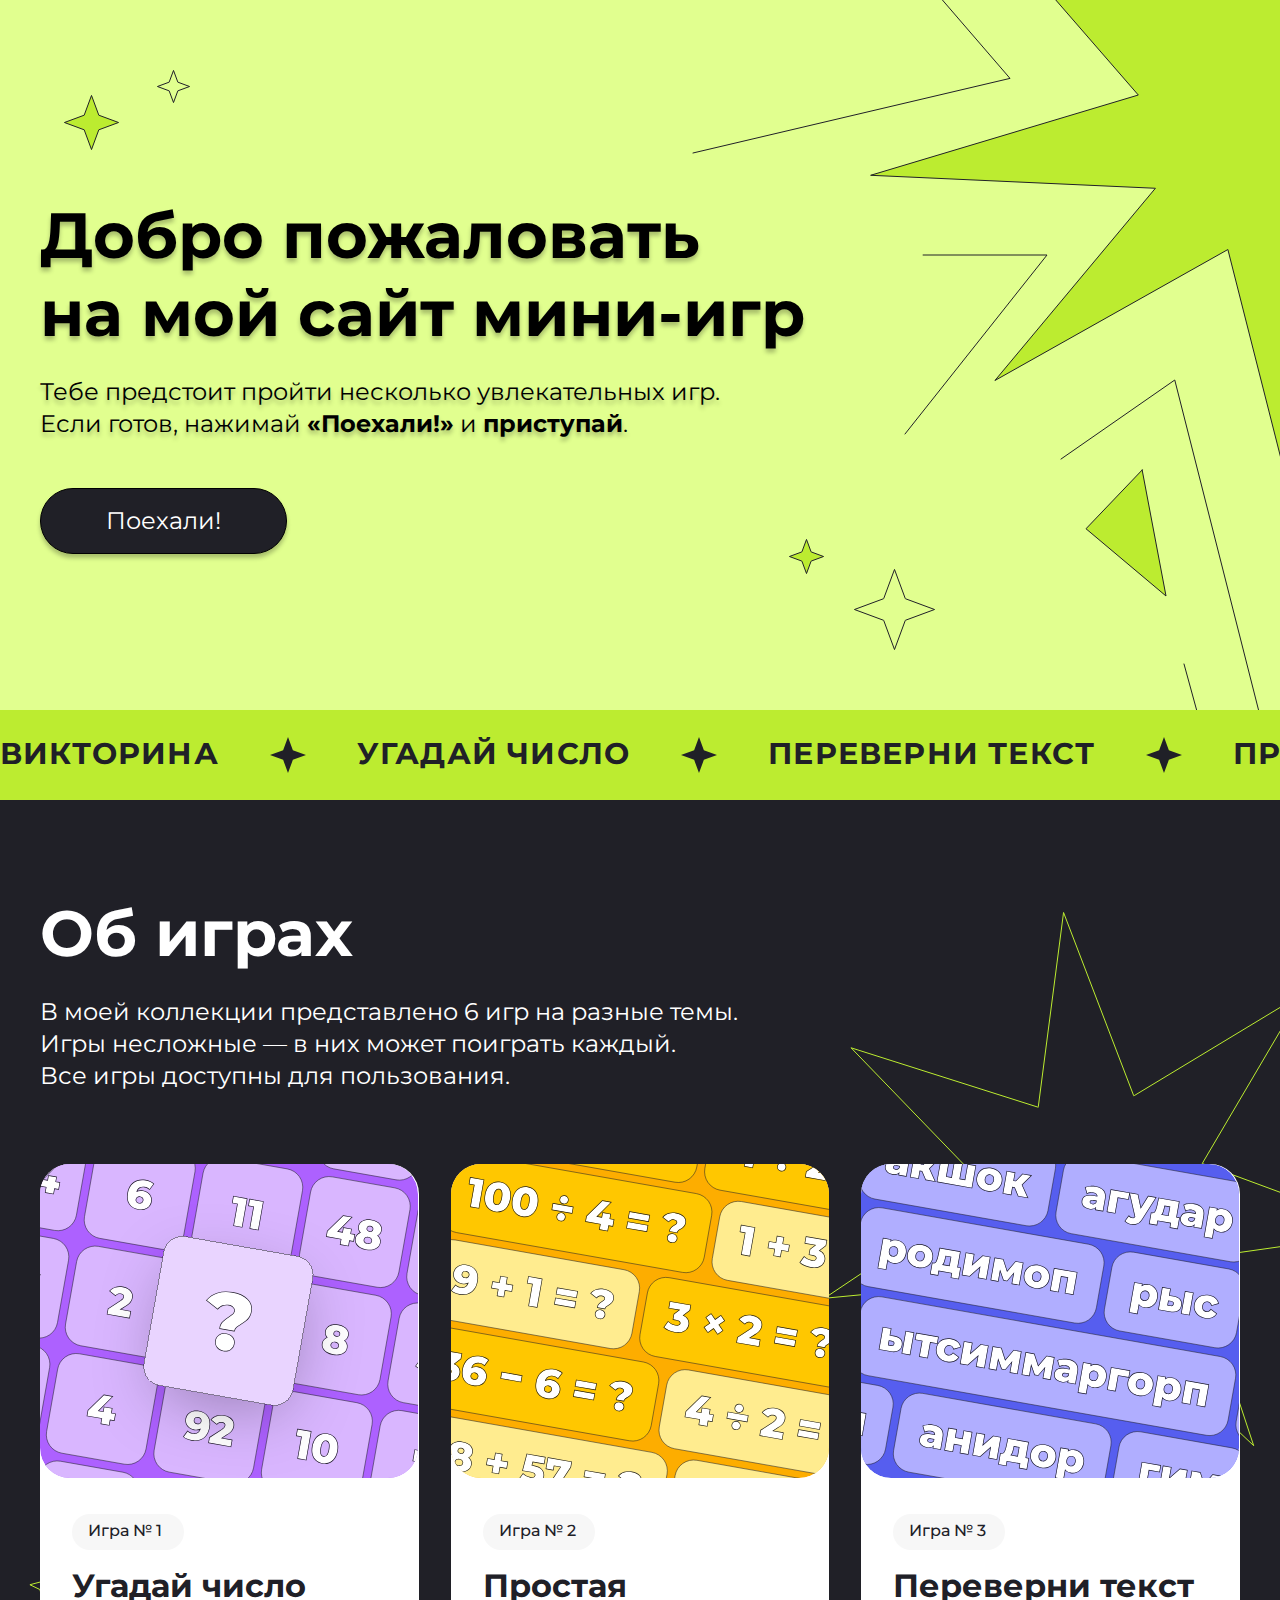
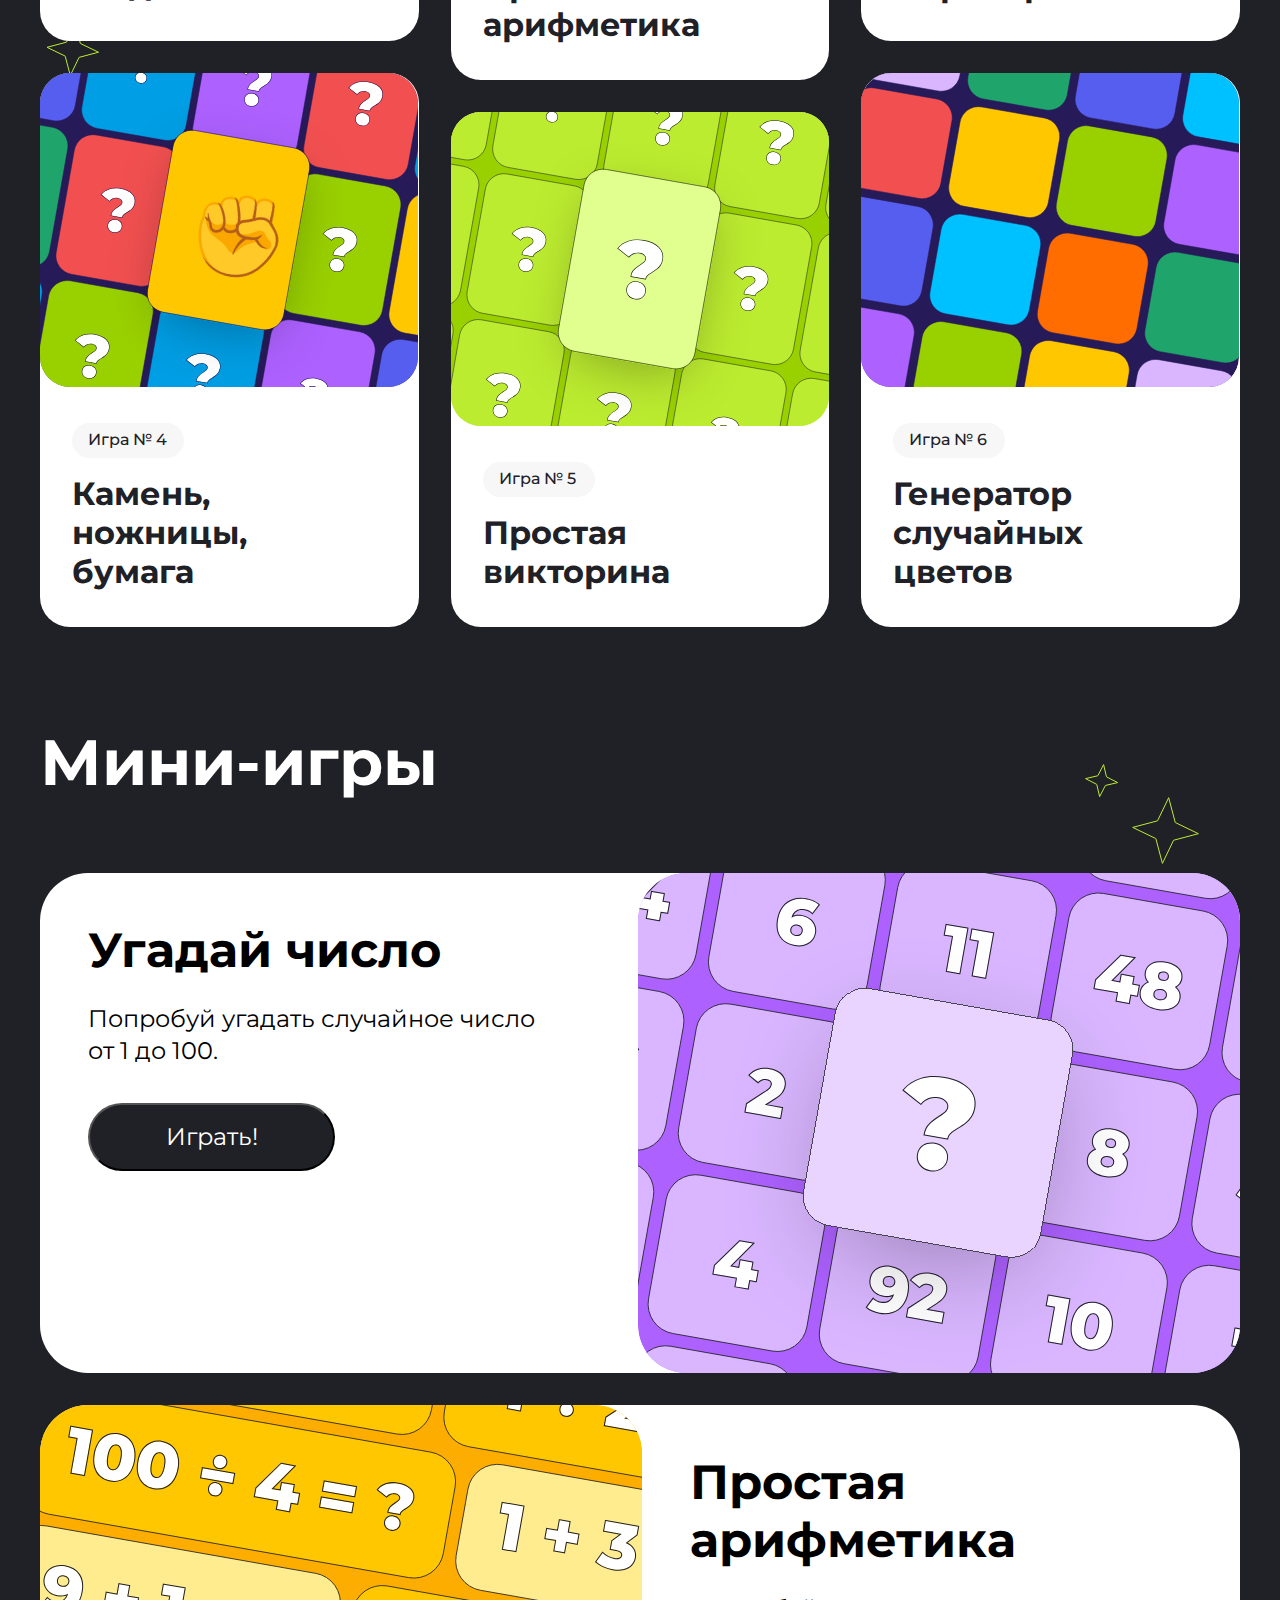
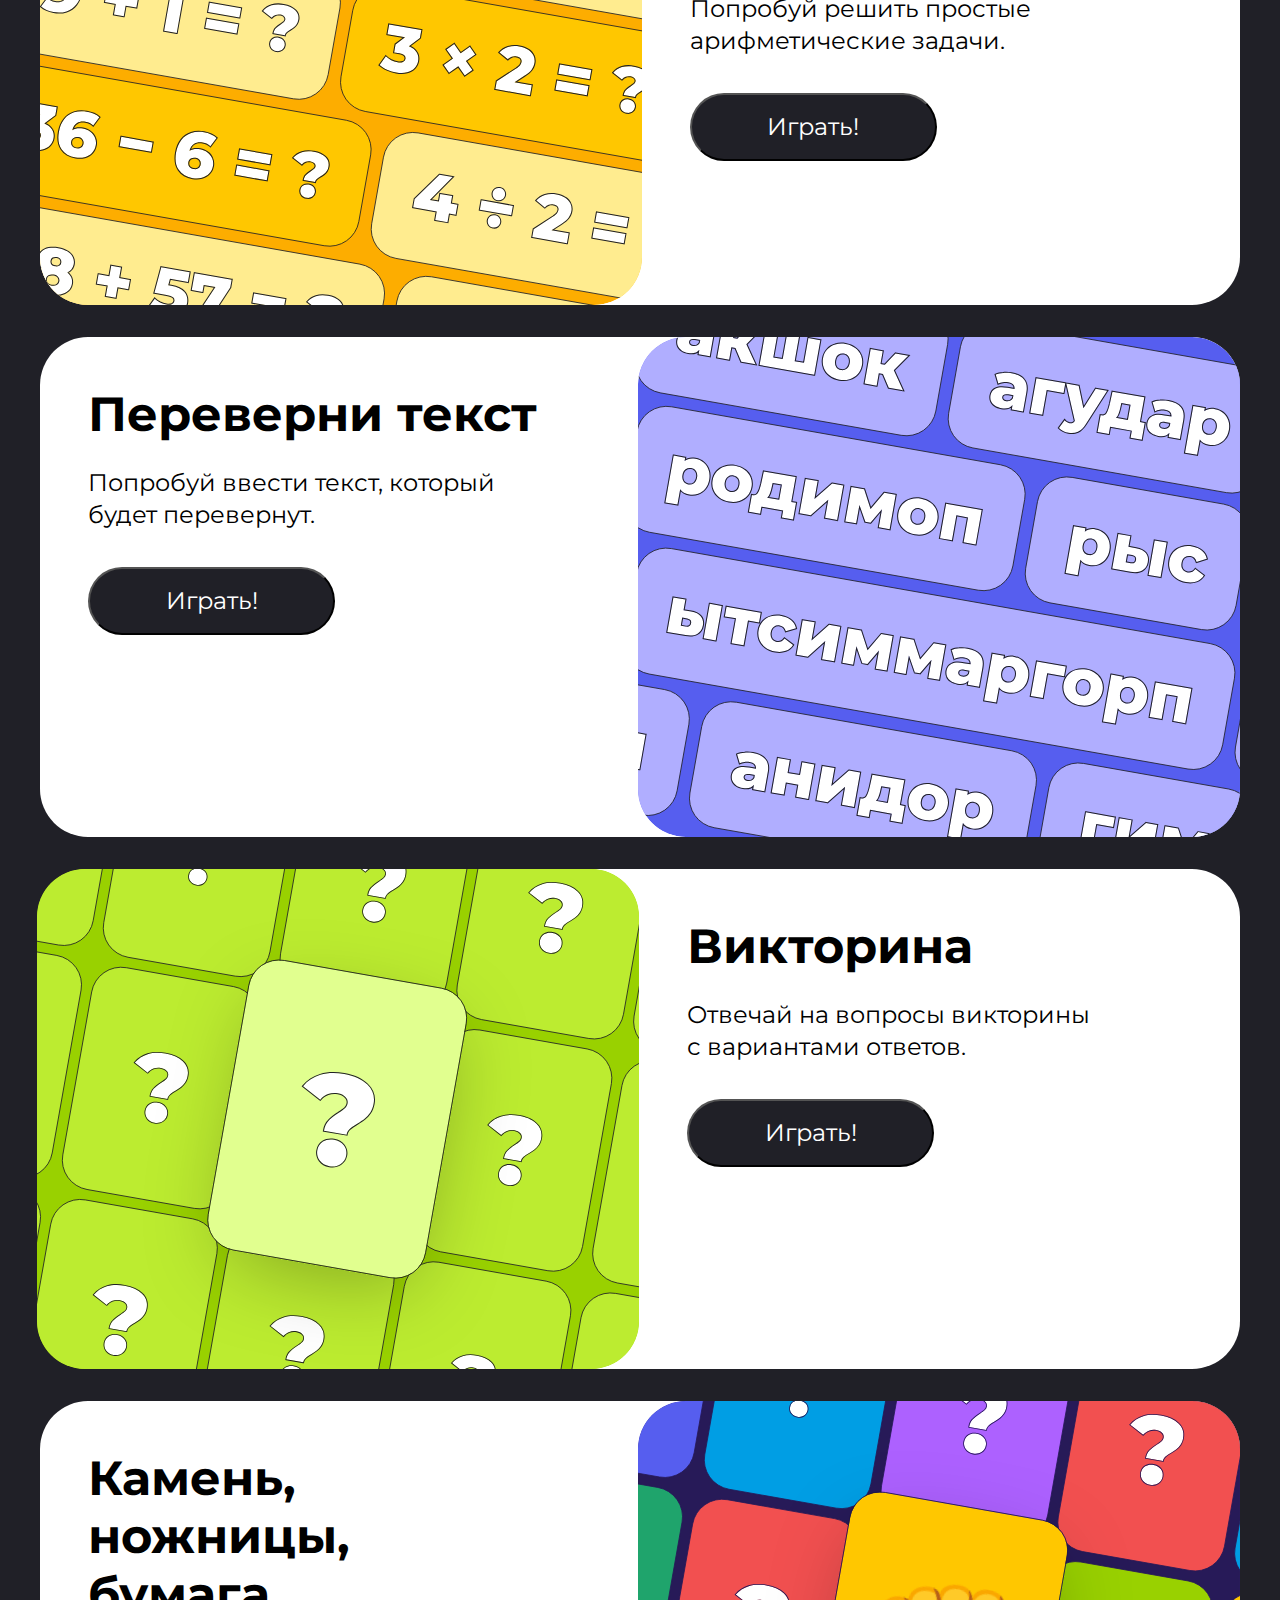
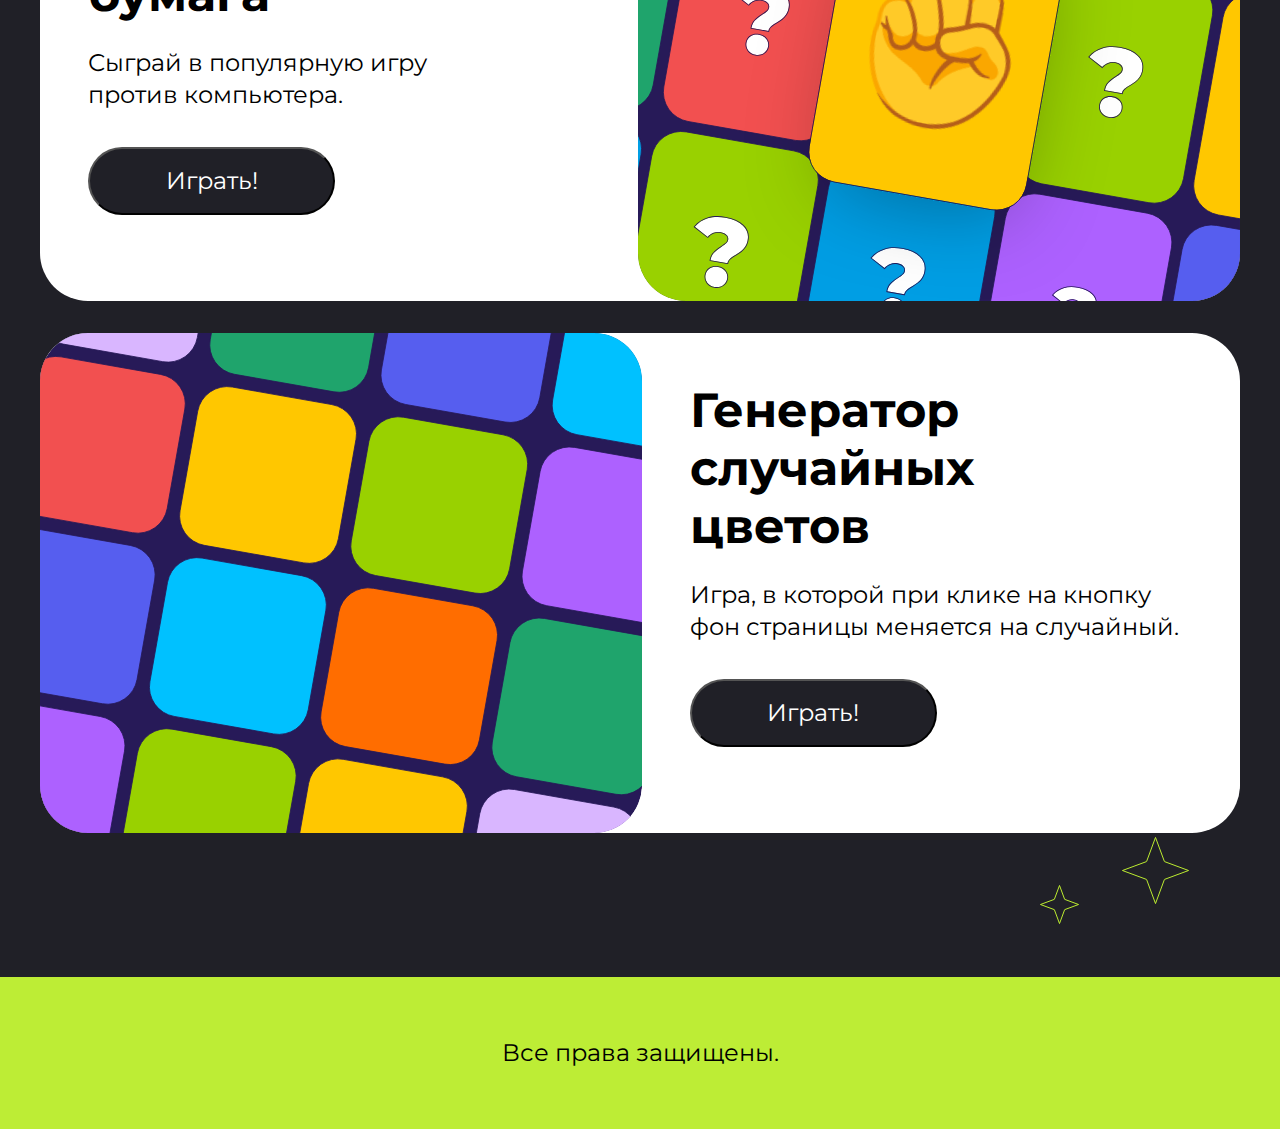
<file: index.html>
<!DOCTYPE html>
<html lang="en">
  <head>
    <meta charset="UTF-8" />
    <meta name="viewport" content="width=device-width, initial-scale=1.0" />
    <link rel="preconnect" href="https://fonts.googleapis.com" />
    <link rel="preconnect" href="https://fonts.gstatic.com" crossorigin />
    <link
      href="https://fonts.googleapis.com/css2?family=Montserrat:ital,wght@0,100..900;1,100..900&display=swap"
      rel="stylesheet"
    />
    <link rel="stylesheet" type="text/css" href="./style/style.css" />
    <title>Game Site</title>
  </head>
  <body>
    <div class="top">
      <img class="img top_bg-star-1" src="./img/stars/header-star-1.svg" alt="star" />
      <img class="img top_bg-star-2" src="./img/stars/header-star-2.svg" alt="star" />
      <img class="img top_bg-star-3" src="./img/stars/header-star-3.svg" alt="star" />
      <img class="img top_bg-star-4" src="./img/stars/header-star-4.svg" alt="star" />
      <img class="img top_bg-star-5" src="./img/stars/header-star-5.svg" alt="star" />

      <img class="img top_bg-star-mob_none top_bg-star-mob-1" src="./img/stars/mobile-star-1.svg" alt="star" />
      <img class="img top_bg-star-mob_none top_bg-star-mob-2" src="./img/stars/mobile-star-2.svg" alt="star" />
      <img class="img top_bg-star-mob_none top_bg-star-mob-3" src="./img/stars/mobile-star-3.svg" alt="star" />
      <img class="img top_bg-star-mob_none top_bg-star-mob-4" src="./img/stars/mobile-star-4.svg" alt="star" />
      <img class="img top_bg-star-mob_none top_bg-star-mob-5" src="./img/stars/mobile-star-5.svg" alt="star" />

      <img class="img top_bg-vector-1" src="./img/vectors/header-vector-1.svg" alt="vector" />
      <img class="img top_bg-vector-2" src="./img/vectors/header-vector-2.svg" alt="vector" />
      <img class="img top_bg-vector-3" src="./img/vectors/header-vector-3.svg" alt="vector" />
      <img class="img top_bg-vector-4" src="./img/vectors/header-vector-4.svg" alt="vector" />
      <img class="img top_bg-vector-5" src="./img/vectors/header-vector-5.svg" alt="vector" />
      <header class="header center">
        <h1 class="header__title">Добро пожаловать</br>на мой сайт мини-игр</h1>
        <p class="header__text">
          Тебе предстоит пройти несколько увлекательных игр. Если готов, нажимай
          <b>«Поехали!»</b> и <b>приступай</b>.
        </p>
        <a class="button header-button_style header-button_mobile" href="#about_anchor">Поехали!</a>
      </header>
      <div class="carousel">
        <div class="carousel__wrapper">
          <div class="carousel__animation">
            <p class="carousel__item">Викторина</p>
            <img class="carousel__img" src="./img/stars/marquee-star.svg" alt="star">
            <p class="carousel__item">Угадай число</p>
            <img class="carousel__img" src="./img/stars/marquee-star.svg" alt="star">
            <p class="carousel__item">Переверни текст</p>
            <img class="carousel__img" src="./img/stars/marquee-star.svg" alt="star">
            <p class="carousel__item">Простая арифметика</p>
            <img class="carousel__img" src="./img/stars/marquee-star.svg" alt="star">
            <p class="carousel__item">Камень, ножницы, бумага</p>
            <img class="carousel__img" src="./img/stars/marquee-star.svg" alt="star">
            <p class="carousel__item">Генератор случайных цветов</p>
            <img class="carousel__img" src="./img/stars/marquee-star.svg" alt="star">
          </div>
          <div class="carousel__animation">
            <p class="carousel__item">Викторина</p>
            <img class="carousel__img" src="./img/stars/marquee-star.svg" alt="star">
            <p class="carousel__item">Угадай число</p>
            <img class="carousel__img" src="./img/stars/marquee-star.svg" alt="star">
            <p class="carousel__item">Переверни текст</p>
            <img class="carousel__img" src="./img/stars/marquee-star.svg" alt="star">
            <p class="carousel__item">Простая арифметика</p>
            <img class="carousel__img" src="./img/stars/marquee-star.svg" alt="star">
            <p class="carousel__item">Камень, ножницы, бумага</p>
            <img class="carousel__img" src="./img/stars/marquee-star.svg" alt="star">
            <p class="carousel__item">Генератор случайных цветов</p>
            <img class="carousel__img" src="./img/stars/marquee-star.svg" alt="star">
          </div>
        </div>
      </div>
    </div>
    <main class="main" id="main">
      <section class="about center">
        <div class="description">
          <h2 class="about__title" id="about_anchor">Об играх</h2>
          <p class="about__text">
            В моей коллекции представлено 6 игр на разные темы.<br>Игры несложные —
            в них может поиграть каждый.<br>Все игры доступны для пользования.
          </p>
        </div>
        <div class="about__content-wrapper">
          <div class="about__item-wrapper">
            <article class="about__item">
              <a class="item" href="#mini-game-number-anchor">
                <img
                  class="item__img"
                  src="./img/cart-covers/about-cover-1.svg"
                  alt="обложка игры"
                />
                <div class="item__game">
                  <p class="item__game-number">Игра № 1</p>
                  <h3 class="item__game-name">Угадай число</h3>
                </div>
              </a>
            </article>
            <article class="about__item">
              <a class="item" href="#mini-game-rsp-anchor">
                <div class="img-container">
                  <img
                    class="item__img"
                    src="./img/cart-covers/about-cover-4.svg"
                    alt="обложка игры"
                  />
                </div>
                <div class="item__game">
                  <p class="item__game-number">Игра № 4</p>
                  <h3 class="item__game-name">Камень, ножницы, <br>бумага</h3>
                </div>
              </a>
            </article>
          </div>
          <div class="about__item-wrapper">
            <article class="about__item">
              <a class="item" href="#mini-game-math-anchor">
                <img
                  class="item__img"
                  src="./img/cart-covers/about-cover-2.svg"
                  alt="обложка игры"
                />
                <div class="item__game">
                  <p class="item__game-number">Игра № 2</p>
                  <h3 class="item__game-name">Простая арифметика</h3>
                </div>
              </a>
            </article>
            <article class="about__item">
              <a class="item" href="#mini-game-quiz-anchor">
                <img
                  class="item__img"
                  src="./img/cart-covers/about-cover-5.svg"
                  alt="обложка игры"
                />
                <div class="item__game">
                  <p class="item__game-number">Игра № 5</p>
                  <h3 class="item__game-name">Простая викторина</h3>
                </div>
              </a>
            </article>
          </div>
          <div class="about__item-wrapper">
            <article class="about__item">
              <a class="item" href="#mini-game-revers-anchor">
                <img
                  class="item__img"
                  src="./img/cart-covers/about-cover-3.svg"
                  alt="обложка игры"
                />
                <div class="item__game">
                  <p class="item__game-number">Игра № 3</p>
                  <h3 class="item__game-name">Переверни текст</h3>
                </div>
              </a>
            </article>
            <article class="about__item">
              <a class="item" href="#mini-game-color-anchor">
                <img
                  class="item__img"
                  src="./img/cart-covers/about-cover-6.svg"
                  alt="обложка игры"
                />
                <div class="item__game">
                  <p class="item__game-number">Игра № 6</p>
                  <h3 class="item__game-name">Генератор случайных цветов</h3>
                </div>
              </a>
            </article>
          </div>
        </div>
      </section>
      <section class="mini-game center">
        <img class="img main__bg-star-1" src="./img/stars/main-star-4.svg" alt="star">
        <img class="img main__bg-star-2" src="./img/stars/main-star-5.svg" alt="star">
        <img class="img main__bg-star-3" src="./img/stars/main-star-6.svg" alt="star">
        <img class="img main__bg-star-4" src="./img/stars/main-star-7.svg" alt="star">
        <h2 class="mini-game__title">Мини-игры</h2>
        <div class="mini-game__content-wrapper">
          <article class="mini-game__item mini-game_mobile_h-529px">
            <div class="mini-game__description">
              <h2 class="mini-game__name" id="mini-game-number-anchor">Угадай число</h2>
              <p class="mini-game__text mini-game_text_w-457">Попробуй угадать случайное число от 1 до 100.</p>
              <button class="button button_mobile button__randomNum">Играть!</button>
            </div>
            <img class="mini-game__mobile-img_height" src="./img/cart-covers/about-cover-1.svg" alt="">
          </article>
          <article class="mini-game__item mini-game_mobile_h-568px">
            <div class="mini-game__description">
              <h2 class="mini-game__name" id="mini-game-math-anchor">Простая арифметика</h2>
              <p class="mini-game__text mini-game_text_w-457">Попробуй решить простые арифметические задачи.</p>
              <button class="button button_mobile button__randomMath">Играть!</button>
            </div>
            <img class="mini-game__mobile-img_height" src="./img/cart-covers/about-cover-2.svg" alt="">
          </article>
          <article class="mini-game__item mini-game_mobile_h-568px">
            <div class="mini-game__description">
              <h2 class="mini-game__name" id="mini-game-revers-anchor">Переверни текст</h2>
              <p class="mini-game__text mini-game_text_w-457">Попробуй ввести текст, который будет перевернут.</p>
              <button class="button button_mobile button__reverseText">Играть!</button>
            </div>
            <img class="mini-game__mobile-img_height" src="./img/cart-covers/about-cover-3.svg" alt="">
          </article>
          <article class="mini-game__item mini-game_mobile_h-529px">
            <div class="mini-game__description mini-game_description_padding">
              <h2 class="mini-game__name" id="mini-game-quiz-anchor">Викторина</h2>
              <p class="mini-game__text mini-game_text_w-476">Отвечай на вопросы викторины<br>с вариантами ответов.</p>
              <button class="button button_mobile button__quiz">Играть!</button>
            </div>
            <img class="mini-game__mobile-img_height" src="./img/cart-covers/about-cover-5.svg" alt="">
          </article>
          <article class="mini-game__item mini-game_mobile_h-607px">
            <div class="mini-game__description">
              <h2 class="mini-game__name" id="mini-game-rsp-anchor">Камень,<br>ножницы,<br>бумага</h2>
              <p class="mini-game__text mini-game_text_w-382">Сыграй в популярную игру против компьютера.</p>
              <button class="button button_mobile button__rsp">Играть!</button>
            </div>
              <img
                class="mini-game__mobile-img_height" src="./img/cart-covers/mini-game-svg-cover-4.svg"
                alt="обложка игры"
              />                
          </article>
          <article class="mini-game__item mini-game_mobile_h-627px">
            <div class="mini-game__description">
              <h2 class="mini-game__name" id="mini-game-color-anchor">Генератор случайных<br>цветов</h2>
              <p class="mini-game__text mini-game_text_w-497">Игра, в которой при клике на кнопку фон страницы меняется на случайный.</p>
              <button class="button button_mobile button__change-color">Играть!</button>
            </div>
            <img class="mini-game__mobile-img_height" src="./img/cart-covers/about-cover-6.svg" alt="">
          </article>
        </div>
      </section>
    </main>
    <footer class="footer center">
      <p class="footer__text">Все права защищены.</p>
    </footer>
    <!-- <script src="./hw/hw-2.js"></script> -->
    <!-- <script src="./hw/hw-3.js"></script> -->
    <!-- <script src="./hw/hw-4.js"></script> -->
    <!-- <script src="./hw/hw-5.js"></script> -->
    <!-- <script src="./hw/hw-6.js"></script> -->
    <!-- <script src="./hw/hw-7.js"></script> -->
     
    <!-- <script src="./hw/hw-8.js"></script> -->
    <script src="./script/common/anchor.js"></script>
    <script src="./script/games/guessNum.js" type="module"></script>
    <script src="./script/games/randomMathTaks.js" type="module"></script>
    <script src="./script/games/reverseText.js" type="module"></script>
    <script src="./script/games/quiz.js" type="module"></script>
    <script src="./script/games/rsp.js" type="module"></script>
    <script src="./script/games/changeColor.js" type="module"></script>
  </body>
</html>
</file>
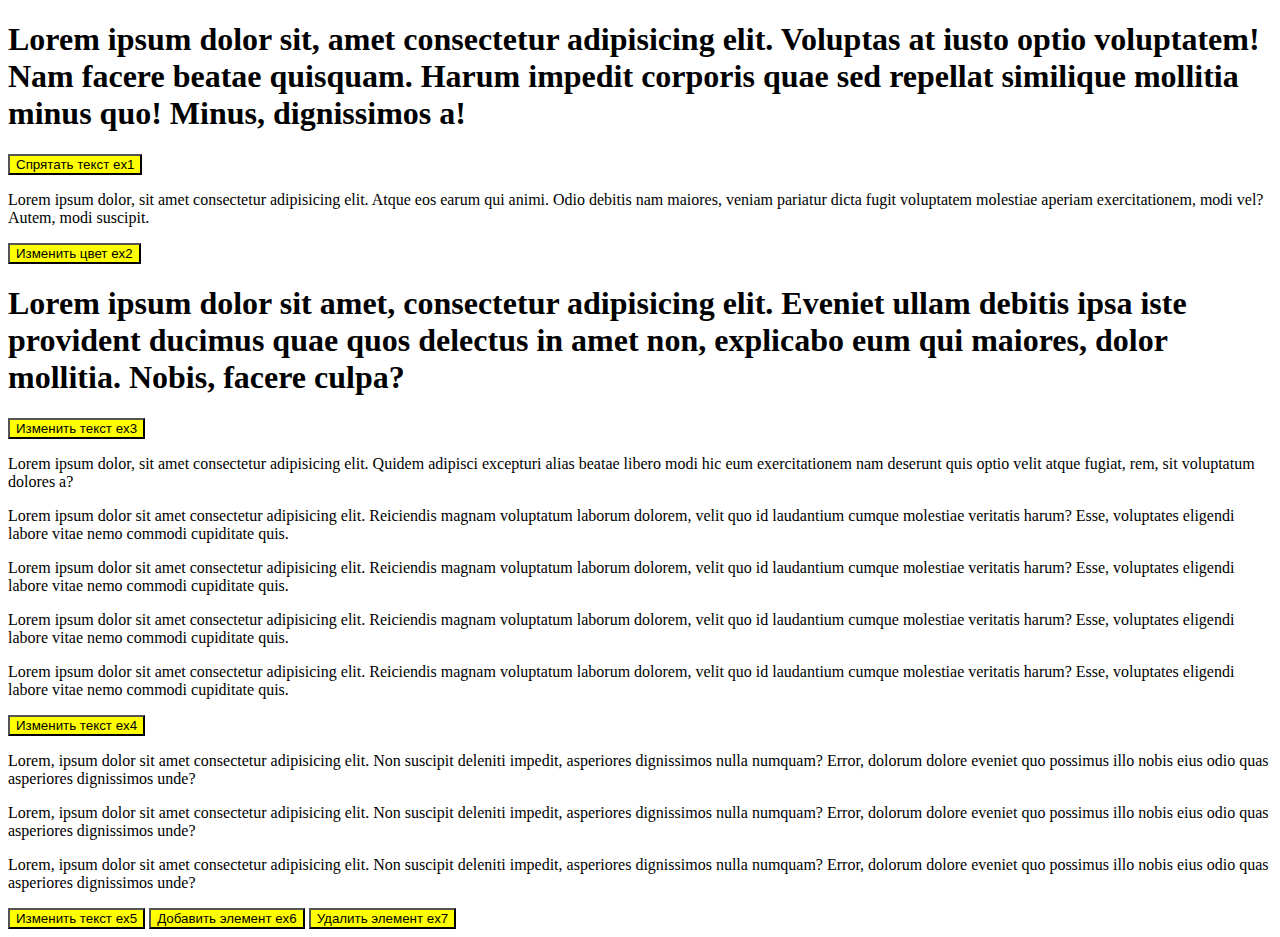
<file: hw/hw-9-html.html>
<!DOCTYPE html>
<html lang="en">
<head>
    <meta charset="UTF-8">
    <meta name="viewport" content="width=device-width, initial-scale=1.0">
    <title>Document</title>
</head>
<body>
    <h1 id="hide_h1">Lorem ipsum dolor sit, amet consectetur adipisicing elit. Voluptas at iusto optio voluptatem! Nam facere beatae quisquam. Harum impedit corporis quae sed repellat similique mollitia minus quo! Minus, dignissimos a!</h1>
    <button style="background-color: yellow;" class="hide">Спрятать текст ex1</button>
    <p id="color_p">Lorem ipsum dolor, sit amet consectetur adipisicing elit. Atque eos earum qui animi. Odio debitis nam maiores, veniam pariatur dicta fugit voluptatem molestiae aperiam exercitationem, modi vel? Autem, modi suscipit.</p>
    <button style="background-color: yellow;" class="color">Изменить цвет ex2</button>
    <h1 id="change_h1">Lorem ipsum dolor sit amet, consectetur adipisicing elit. Eveniet ullam debitis ipsa iste provident ducimus quae quos delectus in amet non, explicabo eum qui maiores, dolor mollitia. Nobis, facere culpa?</h1>
    <button style="background-color: yellow;" class="change">Изменить текст ex3</button>
    <p >Lorem ipsum dolor, sit amet consectetur adipisicing elit. Quidem adipisci excepturi alias beatae libero modi hic eum exercitationem nam deserunt quis optio velit atque fugiat, rem, sit voluptatum dolores a?</p>
    <p class="description">Lorem ipsum dolor sit amet consectetur adipisicing elit. Reiciendis magnam voluptatum laborum dolorem, velit quo id laudantium cumque molestiae veritatis harum? Esse, voluptates eligendi labore vitae nemo commodi cupiditate quis.</p>
    <p>Lorem ipsum dolor sit amet consectetur adipisicing elit. Reiciendis magnam voluptatum laborum dolorem, velit quo id laudantium cumque molestiae veritatis harum? Esse, voluptates eligendi labore vitae nemo commodi cupiditate quis.</p>
    <p class="description">Lorem ipsum dolor sit amet consectetur adipisicing elit. Reiciendis magnam voluptatum laborum dolorem, velit quo id laudantium cumque molestiae veritatis harum? Esse, voluptates eligendi labore vitae nemo commodi cupiditate quis.</p>
    <p class="description">Lorem ipsum dolor sit amet consectetur adipisicing elit. Reiciendis magnam voluptatum laborum dolorem, velit quo id laudantium cumque molestiae veritatis harum? Esse, voluptates eligendi labore vitae nemo commodi cupiditate quis.</p>
    <button style="background-color: yellow;" class="change_p-description">Изменить текст ex4</button>
    <p class="description">Lorem, ipsum dolor sit amet consectetur adipisicing elit. Non suscipit deleniti impedit, asperiores dignissimos nulla numquam? Error, dolorum dolore eveniet quo possimus illo nobis eius odio quas asperiores dignissimos unde?</p>
    <p>Lorem, ipsum dolor sit amet consectetur adipisicing elit. Non suscipit deleniti impedit, asperiores dignissimos nulla numquam? Error, dolorum dolore eveniet quo possimus illo nobis eius odio quas asperiores dignissimos unde?</p>
    <p class="description">Lorem, ipsum dolor sit amet consectetur adipisicing elit. Non suscipit deleniti impedit, asperiores dignissimos nulla numquam? Error, dolorum dolore eveniet quo possimus illo nobis eius odio quas asperiores dignissimos unde?</p>
    <button style="background-color: yellow;" class="change_p-description-2">Изменить текст ex5</button>
    <button style="background-color: yellow;" class="add-elem_p">Добавить элемент ex6</button>
    <button style="background-color: yellow;" class="delete_description">Удалить элемент ex7</button>
    <script src="hw-9.js"></script>
</body>
</html>
</file>
<file: style/style.css>
@charset "UTF-8";
* {
  margin: 0;
  padding: 0;
}

body,
button {
  font-family: Montserrat, sans-serif;
}

h1 {
  font-size: 64px;
  font-weight: 700;
}

h2 {
  font-size: 48px;
  font-weight: 700;
}

h3 {
  font-size: 32px;
  font-weight: 700;
}

p {
  font-family: Montserrat;
  font-size: 24px;
  font-weight: 400;
  line-height: 32px; /* 133.333% */
}

.button {
  width: 247px;
  color: #fff;
  font-family: Montserrat;
  font-size: 24px;
  font-weight: 400;
  line-height: 32px;
  border-radius: 60px;
  background: #202027;
  padding: 16px 28px;
}

.button:hover {
  color: #000;
  background-color: #fff;
  border-color: #000;
}

a {
  text-decoration: none;
}

.center {
  padding-left: calc(50% - 600px);
  padding-right: calc(50% - 600px);
}

.img {
  position: absolute;
}

.top {
  background-color: #E1FF8F;
}
.top_bg-star-1 {
  right: 0;
}
.top_bg-star-2 {
  top: 568px;
  right: 344px;
}
.top_bg-star-3 {
  top: 538px;
  right: 455px;
}
.top_bg-star-4 {
  top: 69px;
  left: 156px;
}
.top_bg-star-5 {
  top: 94px;
  left: 63px;
}
.top_bg-vector-1 {
  top: -10;
  right: 269px;
}
.top_bg-vector-2 {
  top: 254px;
  right: 231px;
}
.top_bg-vector-3 {
  top: 379px;
  right: 4px;
}
.top_bg-vector-4 {
  top: 663px;
  right: 61px;
}
.top_bg-vector-5 {
  top: 468px;
  right: 113px;
}
.top .top_bg-star-mob_none {
  display: none;
}

.header {
  position: relative;
  z-index: 1;
  max-width: 769px;
  padding-top: 196px;
  padding-bottom: 156px;
}
.header .header__title {
  margin-bottom: 24px;
  text-shadow: rgba(0, 0, 0, 0.25) 0px 4px 4px;
}
.header .header__text {
  max-width: 720px;
  margin-bottom: 48px;
  text-shadow: rgba(0, 0, 0, 0.25) 0px 4px 4px;
}
.header .header-button_style {
  display: inline-block;
  text-align: center;
  border: 1px solid #000;
  box-shadow: 0px 4px 4px 0px rgba(0, 0, 0, 0.25);
  box-sizing: border-box;
}

.carousel {
  z-index: 1;
  position: relative;
  padding: 27px 0;
  background-color: #BCEC30;
  overflow-x: hidden;
}

.carousel__wrapper {
  display: flex;
  width: 3174px;
}

.carousel__animation {
  display: flex;
  gap: 51px;
  flex: 0 0 auto;
  min-width: 100%;
  animation: marquee 20s linear infinite;
}

@keyframes marquee {
  from {
    transform: translateX(0);
  }
  to {
    transform: translateX(-100%);
  }
}
.carousel__item {
  color: #202027;
  font-size: 30px;
  font-weight: 700;
  line-height: 110%; /* 33px */
  letter-spacing: 1.2px;
  text-transform: uppercase;
}

.main {
  padding-top: 94px;
  padding-bottom: 144px;
  background-color: #202027;
  background-image: url("../img/stars/main-star-1.svg"), url("../img/stars/main-star-2.svg"), url("../img/stars/main-star-3.svg");
  background-repeat: no-repeat;
  background-position: 100% 110px, 27.97px 770px, 45.18px 822px;
}
.main__bg-star-1 {
  top: 2363px;
  right: 160px;
}
.main__bg-star-2 {
  top: 2396px;
  right: 80px;
}
.main__bg-star-3 {
  top: 5636px;
  right: 90px;
}
.main__bg-star-4 {
  top: 5684px;
  right: 200px;
}

.description {
  margin-bottom: 72px;
}
.description .about__title {
  font-size: 64px;
  font-weight: 700;
  color: #fff;
  margin-bottom: 24px;
}
.description .about__text {
  max-width: 788px;
  font-weight: 400;
  color: #fff;
}

.about__content-wrapper {
  display: grid;
  grid-template-columns: repeat(12, 1fr);
  gap: 32px;
}
.about__content-wrapper .about__item-wrapper {
  display: flex;
  flex-direction: column;
  gap: 32px;
  grid-column: span 4;
}
.about__content-wrapper .about__item {
  position: relative;
  border-radius: 30px;
  background-color: #fff;
}

.img-container::before {
  content: "✊";
  position: absolute;
  top: 21%;
  left: 39%;
  font-family: Montserrat;
  font-size: 81.173px;
  font-weight: 800;
  line-height: 110%; /* 89.291px */
  rotate: 11.043deg;
}

.item__game {
  padding: 32px 32px 36px 32px;
}
.item__game .item__game-number {
  color: #202027;
  font-variant-numeric: lining-nums proportional-nums;
  font-size: 16px;
  font-weight: 500;
  line-height: 110%;
  width: 80px;
  padding: 8px 16px 10px 16px;
  border-radius: 52.582px;
  background: #f7f7f7;
}
.item__game .item__game-name {
  margin-top: 16px;
  color: #202027;
}

.mini-game {
  margin-top: 96px;
}
.mini-game .mini-game__title {
  font-size: 64px;
  font-weight: 700;
  color: #fff;
  margin-bottom: 72px;
}

.mini-game__content-wrapper {
  display: flex;
  flex-flow: row wrap;
  gap: 32px;
}

.mini-game__item {
  display: flex;
  justify-content: space-between;
  width: 100%;
  height: 500px;
  border-radius: 48px;
  background-color: #fff;
}

.mini-game__item:nth-child(2n) {
  flex-direction: row-reverse;
}

.mini-game__description {
  padding: 48px;
}
.mini-game__description .mini-game__name {
  margin-bottom: 24px;
}
.mini-game__description .mini-game__text {
  margin-bottom: 36px;
}
.mini-game__description .mini-game_text_w-457 {
  width: 447px;
}
.mini-game__description .mini-game_text_w-476 {
  width: 476px;
}
.mini-game__description .mini-game_text_w-382 {
  width: 382px;
}
.mini-game__description .mini-game_text_w-497 {
  width: 497px;
}

.mini-game_description_padding {
  padding-right: 77px;
}

.footer {
  padding: 60px 0;
  text-align: center;
  background-color: #BDED35;
}

@media (max-width: 1024px) {
  .mini-game {
    display: none;
  }
  .top_bg-vector-2 {
    display: none;
  }
  .center {
    padding-left: calc(50% - 384.5px);
    padding-right: calc(50% - 384.5px);
  }
  .about__content-wrapper {
    display: flex;
    flex-wrap: wrap;
  }
  .about__content-wrapper .about__item-wrapper {
    justify-content: space-between;
    flex-direction: row;
  }
  .about__content-wrapper .about__item {
    width: 50%;
  }
  .item__img {
    width: 100%;
  }
}
@media (max-width: 833px) {
  .center {
    padding-left: 24px;
    padding-right: 24px;
  }
}
@media (max-width: 767px) {
  .mini-game {
    display: block;
  }
  .top_bg-star-1 {
    display: none;
  }
  .top_bg-vector-1 {
    display: none;
  }
  .main__bg-star-1 {
    display: none;
  }
  .top_bg-star-2 {
    display: none;
  }
  .top_bg-vector-2 {
    display: none;
  }
  .main__bg-star-2 {
    display: none;
  }
  .top_bg-star-3 {
    display: none;
  }
  .top_bg-vector-3 {
    display: none;
  }
  .main__bg-star-3 {
    display: none;
  }
  .top_bg-star-4 {
    display: none;
  }
  .top_bg-vector-4 {
    display: none;
  }
  .main__bg-star-4 {
    display: none;
  }
  .top_bg-star-5 {
    display: none;
  }
  .top_bg-vector-5 {
    display: none;
  }
  .main__bg-star-5 {
    display: none;
  }
  .center {
    padding-left: 17px;
    padding-right: 17px;
  }
  .button {
    padding: 10px 28px;
    font-size: 16px;
    width: 285px;
  }
  .top .top_bg-star-mob_none {
    display: block;
  }
  .top_bg-star-mob-1 {
    right: 0;
  }
  .top_bg-star-mob-2 {
    top: 580px;
    right: 34px;
  }
  .top_bg-star-mob-3 {
    top: 557px;
    right: 86px;
  }
  .top_bg-star-mob-4 {
    top: 64px;
    left: 92px;
  }
  .top_bg-star-mob-5 {
    top: 97px;
    left: 38px;
  }
  .header {
    display: flex;
    flex-direction: column;
    align-items: center;
    text-align: center;
    padding-top: 147px;
    padding-bottom: 138px;
  }
  .header .header__title {
    font-size: 40px;
    line-height: normal;
    text-shadow: none;
  }
  .header .header__text {
    width: 296px;
    margin-bottom: 36px;
    font-size: 16px;
    line-height: normal;
    text-shadow: none;
  }
  .header .header-button_mobile {
    box-shadow: none;
  }
  .about {
    display: none;
  }
  .carousel {
    padding: 16px 24px;
  }
  .carousel .carousel__plug {
    font-size: 16px;
    letter-spacing: 0.64px;
  }
  .main {
    padding-top: 48px;
    padding-bottom: 48px;
    background-image: none;
  }
  .mini-game {
    margin-top: 0;
  }
  .mini-game .mini-game__title {
    margin-bottom: 48px;
    font-size: 40px;
  }
  .mini-game__content-wrapper {
    flex-flow: column;
    align-items: center;
    gap: 24px;
  }
  .mini-game__item {
    width: 343px;
    height: auto;
    flex-direction: column;
    align-items: flex-start;
  }
  .mini-game__item:nth-child(n) {
    flex-direction: column-reverse;
  }
  .mini-game_mobile_h-529px {
    height: 529px;
  }
  .mini-game_mobile_h-568px {
    height: 568px;
  }
  .mini-game_mobile_h-607px {
    height: 607px;
  }
  .mini-game_mobile_h-627px {
    height: 627px;
  }
  .mini-game__description {
    display: flex;
    flex-direction: column;
    padding: 29px 29px 32px 29px;
  }
  .mini-game__description .mini-game__name {
    margin-bottom: 16px;
    font-size: 32px;
    line-height: normal;
  }
  .mini-game__description .mini-game__text {
    width: auto;
    margin-bottom: 32px;
    font-size: 16px;
    line-height: normal;
  }
  .mini-game__mobile-img_height {
    height: 285px;
  }
  .button_mobile {
    box-sizing: content-box;
    border: 1px;
    width: 229px;
  }
  .footer {
    padding: 40px 92px;
  }
  .footer .footer__text {
    font-size: 16px;
    line-height: normal;
  }
}/*# sourceMappingURL=style.css.map */
</file>
